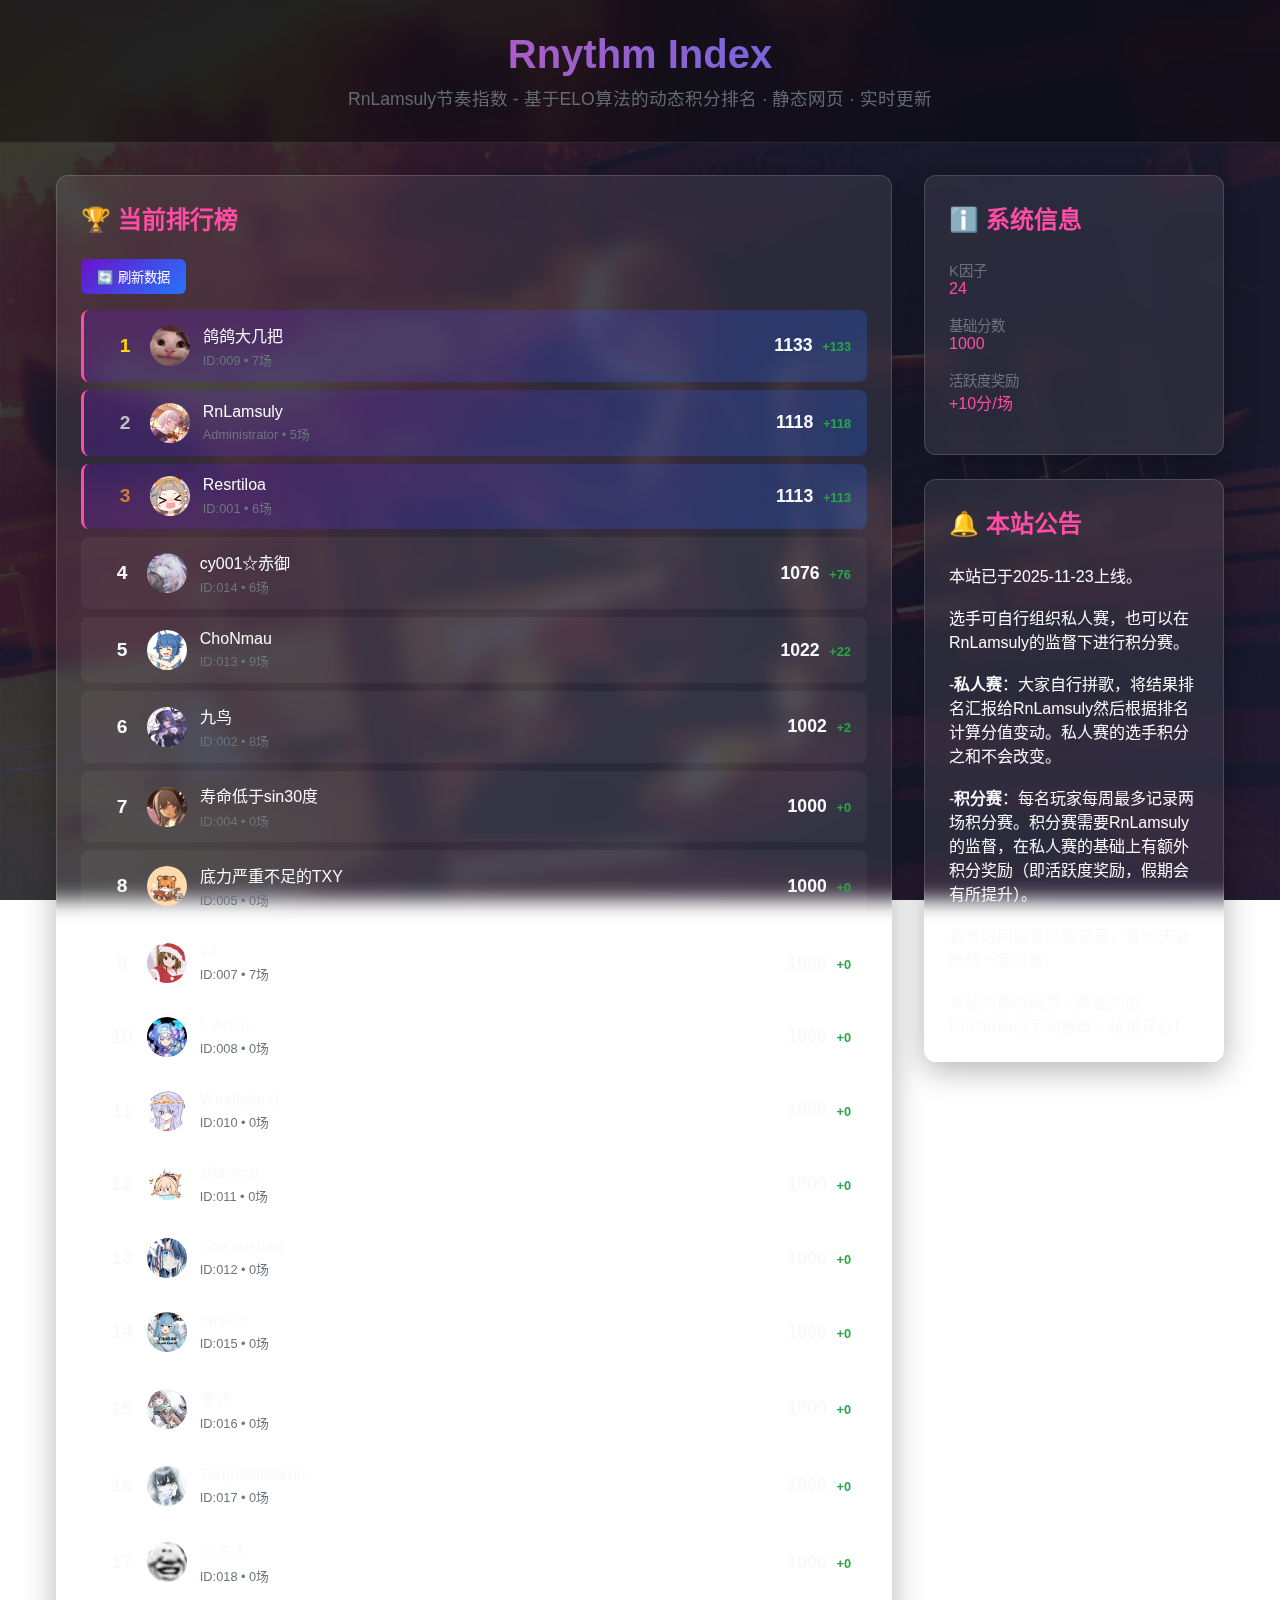
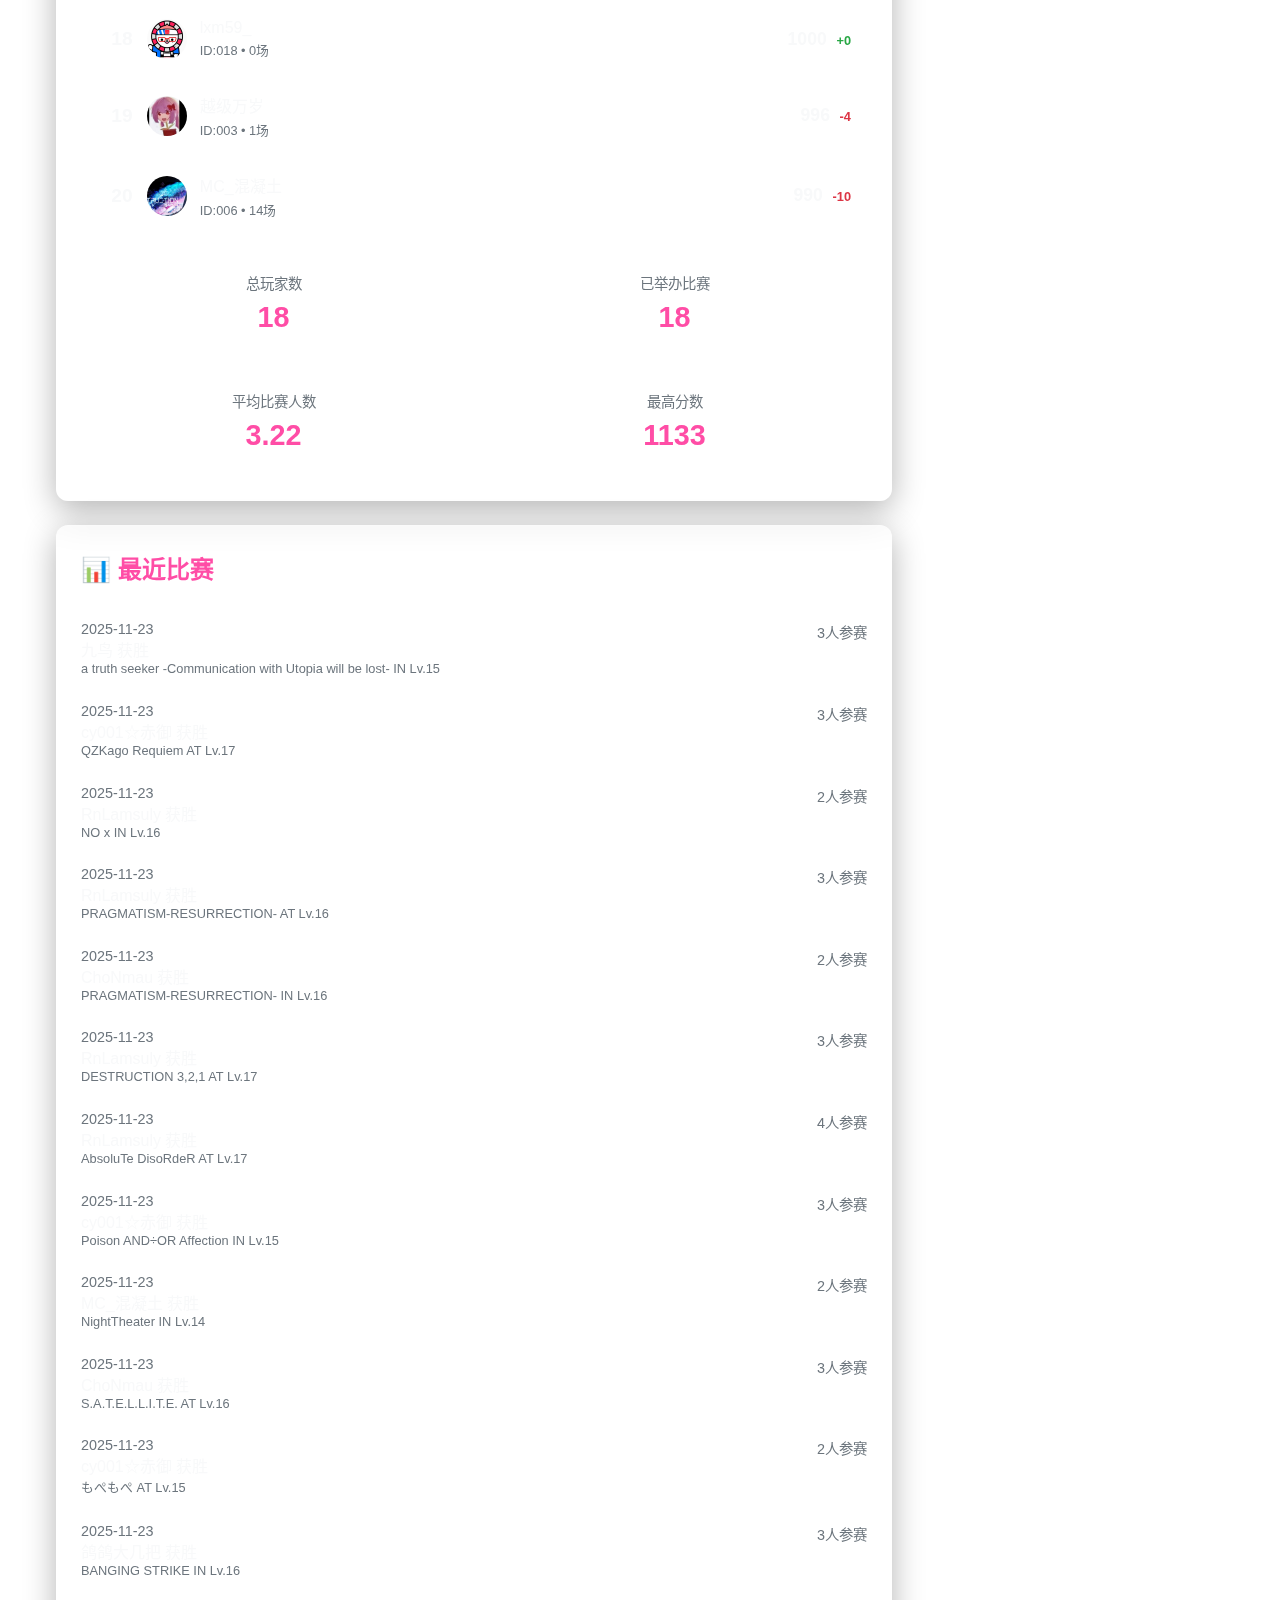
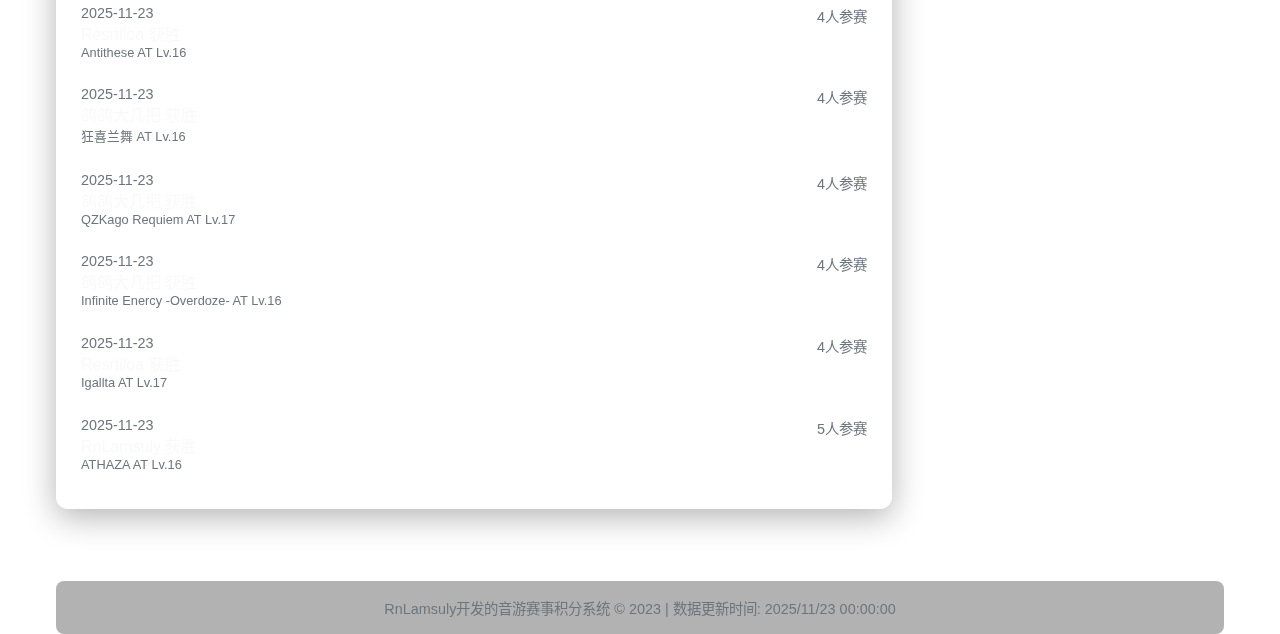
<file: index.html>
<!DOCTYPE html>
<html lang="zh-CN">
<head>
    <meta charset="UTF-8">
    <meta name="viewport" content="width=device-width, initial-scale=1.0">
    <title>Rnythm Index | RnLamsuly 节奏指数</title>
    <link rel="stylesheet" href="assets/css/style.css">
    <link rel="icon" href="data:image/svg+xml,<svg xmlns='http://www.w3.org/2000/svg' viewBox='0 0 100 100'><text y='.9em' font-size='90'>🎮</text></svg>">
</head>
<body>
    <div class="background-overlay"></div>
    
    <header>
        <div class="container">
            <h1>Rnythm Index</h1>
            <p class="subtitle">RnLamsuly节奏指数 - 基于ELO算法的动态积分排名 · 静态网页 · 实时更新</p>
        </div>
    </header>
    
    <div class="container">
        <div class="dashboard">
            <div class="main-content">
                <div class="card">
                    <h2>🏆 当前排行榜</h2>
                    <button class="refresh-btn" onclick="app.loadData()">🔄 刷新数据</button>
                    <div id="leaderboard" class="leaderboard">
                        <div class="loading">加载中...</div>
                    </div>
                    
                    <div class="stats-grid" id="statsGrid">
                        <div class="loading">加载统计信息...</div>
                    </div>
                </div>
                
                <div class="card">
                    <h2>📊 最近比赛</h2>
                    <div id="recentMatches" class="recent-matches">
                        <div class="loading">加载中...</div>
                    </div>
                </div>
            </div>
            
            <div class="sidebar">
                <div class="card">
                    <h2>ℹ️ 系统信息</h2>
                    <div id="systemInfo">
                        <div class="loading">加载中...</div>
                    </div>
                </div>
                
                <div class="card">
                    <h2>🔔 本站公告</h2>
                    <div>
                        <div>
                            <p>本站已于2025-11-23上线。</p>
                            <br>
                            <p>选手可自行组织私人赛，也可以在RnLamsuly的监督下进行积分赛。</p>
                            <br>
                            <p>-<b>私人赛</b>：大家自行拼歌，将结果排名汇报给RnLamsuly然后根据排名计算分值变动。私人赛的选手积分之和不会改变。</p>
                            <br>
                            <p>-<b>积分赛</b>：每名玩家每周最多记录两场积分赛。积分赛需要RnLamsuly的监督，在私人赛的基础上有额外积分奖励（即活跃度奖励，假期会有所提升）。</p>
                            <br>
                            <p>若长时间没有比赛记录，每30天会降低一定分数。</p>
                            <br>
                            <p>本站为静态网页，数据均由RnLamsuly手动修改。玩得开心！</p>
                        </div>
                    </div>
                </div>
            </div>
        </div>
        
        <footer>
            <p>RnLamsuly开发的音游赛事积分系统 &copy; 2023 | 数据更新时间: <span id="lastUpdated">-</span></p>
        </footer>
    </div>

    <script src="js/app.js"></script>
    <script>
        // 页面加载完成后初始化
        document.addEventListener('DOMContentLoaded', function() {
            app.init();
        });
    </script>
</body>
</html>
</file>
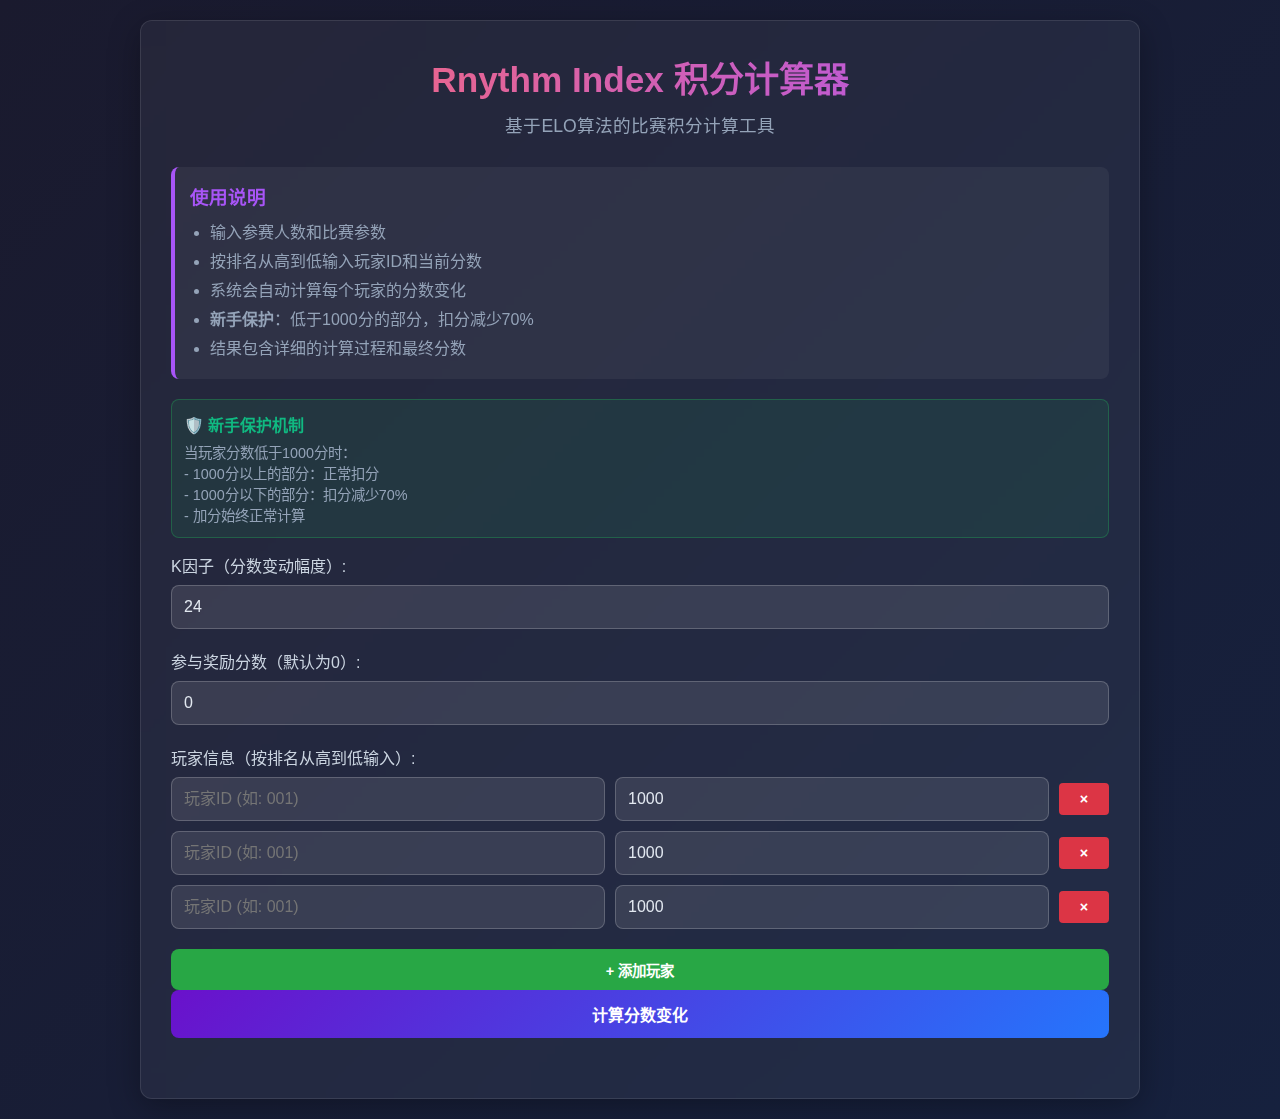
<file: calc.html>
<!DOCTYPE html>
<html lang="zh-CN">
<head>
    <meta charset="UTF-8">
    <meta name="viewport" content="width=device-width, initial-scale=1.0">
    <title>Rnythm Index - 积分计算器</title>
    <link rel="icon" href="data:image/svg+xml,<svg xmlns='http://www.w3.org/2000/svg' viewBox='0 0 100 100'><text y='.9em' font-size='90'>🎮</text></svg>">
    <style>
        /* 保持原有的CSS样式不变 */
        * {
            margin: 0;
            padding: 0;
            box-sizing: border-box;
            font-family: 'Segoe UI', Tahoma, Geneva, Verdana, sans-serif;
        }
        
        body {
            background: linear-gradient(135deg, #1a1a2e 0%, #16213e 100%);
            color: #e2e8f0;
            min-height: 100vh;
            padding: 20px;
        }
        
        .container {
            max-width: 1000px;
            margin: 0 auto;
            background: rgba(255, 255, 255, 0.05);
            border-radius: 12px;
            padding: 30px;
            box-shadow: 0 8px 32px rgba(0, 0, 0, 0.3);
            backdrop-filter: blur(10px);
            border: 1px solid rgba(255, 255, 255, 0.1);
        }
        
        h1 {
            text-align: center;
            margin-bottom: 10px;
            background: linear-gradient(to right, #ff6b6b, #a855f7);
            -webkit-background-clip: text;
            background-clip: text;
            color: transparent;
            font-size: 2.2rem;
        }
        
        .subtitle {
            text-align: center;
            color: #94a3b8;
            margin-bottom: 30px;
            font-size: 1.1rem;
        }
        
        .input-section {
            margin-bottom: 30px;
        }
        
        .form-group {
            margin-bottom: 20px;
        }
        
        label {
            display: block;
            margin-bottom: 8px;
            color: #cbd5e1;
            font-weight: 500;
        }
        
        input, select, button {
            width: 100%;
            padding: 12px;
            border-radius: 8px;
            border: 1px solid rgba(255, 255, 255, 0.2);
            background: rgba(255, 255, 255, 0.1);
            color: #e2e8f0;
            font-size: 1rem;
        }
        
        input:focus, select:focus {
            outline: none;
            border-color: #a855f7;
            box-shadow: 0 0 0 2px rgba(168, 85, 247, 0.2);
        }
        
        button {
            background: linear-gradient(135deg, #6a11cb 0%, #2575fc 100%);
            color: white;
            border: none;
            cursor: pointer;
            font-weight: 600;
            transition: all 0.3s ease;
        }
        
        button:hover {
            transform: translateY(-2px);
            box-shadow: 0 5px 15px rgba(106, 17, 203, 0.4);
        }
        
        .players-input {
            margin-top: 20px;
        }
        
        .player-row {
            display: grid;
            grid-template-columns: 1fr 1fr 50px;
            gap: 10px;
            margin-bottom: 10px;
            align-items: center;
        }
        
        .player-row input {
            margin-bottom: 0;
        }
        
        .remove-btn {
            background: #dc3545;
            color: white;
            border: none;
            border-radius: 4px;
            padding: 8px;
            cursor: pointer;
            font-size: 0.9rem;
        }
        
        .remove-btn:hover {
            background: #c82333;
        }
        
        .add-btn {
            background: #28a745;
            color: white;
            border: none;
            border-radius: 8px;
            padding: 10px;
            cursor: pointer;
            margin-top: 10px;
            font-size: 0.9rem;
        }
        
        .add-btn:hover {
            background: #218838;
        }
        
        .results-section {
            margin-top: 30px;
            display: none;
        }
        
        .results-grid {
            display: grid;
            grid-template-columns: 1fr 1fr;
            gap: 20px;
            margin-bottom: 20px;
        }
        
        @media (max-width: 768px) {
            .results-grid {
                grid-template-columns: 1fr;
            }
        }
        
        .card {
            background: rgba(255, 255, 255, 0.05);
            border-radius: 8px;
            padding: 20px;
            border: 1px solid rgba(255, 255, 255, 0.1);
        }
        
        .card h3 {
            color: #a855f7;
            margin-bottom: 15px;
            font-size: 1.2rem;
        }
        
        .calculation-details {
            max-height: 300px;
            overflow-y: auto;
        }
        
        .calculation-item {
            background: rgba(255, 255, 255, 0.03);
            padding: 12px;
            border-radius: 6px;
            margin-bottom: 10px;
            border-left: 3px solid #a855f7;
        }
        
        .final-scores {
            font-size: 1.1rem;
        }
        
        .score-item {
            display: flex;
            justify-content: space-between;
            padding: 8px 0;
            border-bottom: 1px solid rgba(255, 255, 255, 0.1);
        }
        
        .score-change {
            font-weight: bold;
        }
        
        .positive {
            color: #10b981;
        }
        
        .negative {
            color: #ef4444;
        }
        
        .instructions {
            background: rgba(255, 255, 255, 0.05);
            padding: 15px;
            border-radius: 8px;
            margin-bottom: 20px;
            border-left: 4px solid #a855f7;
        }
        
        .instructions h3 {
            color: #a855f7;
            margin-bottom: 10px;
        }
        
        .instructions ul {
            padding-left: 20px;
        }
        
        .instructions li {
            margin-bottom: 5px;
            color: #94a3b8;
        }
        
        .protection-badge {
            display: inline-block;
            background: rgba(34, 197, 94, 0.2);
            color: #10b981;
            padding: 2px 8px;
            border-radius: 12px;
            font-size: 0.8rem;
            margin-left: 8px;
            border: 1px solid rgba(34, 197, 94, 0.3);
        }
        
        .protection-info {
            background: rgba(34, 197, 94, 0.1);
            border: 1px solid rgba(34, 197, 94, 0.3);
            border-radius: 8px;
            padding: 12px;
            margin-bottom: 15px;
        }
        
        .protection-info h4 {
            color: #10b981;
            margin-bottom: 5px;
            display: flex;
            align-items: center;
            gap: 8px;
        }
        
        .protection-info p {
            color: #94a3b8;
            font-size: 0.9rem;
            margin: 0;
        }
        
        .debug-info {
            background: rgba(255, 193, 7, 0.1);
            border: 1px solid rgba(255, 193, 7, 0.3);
            border-radius: 6px;
            padding: 8px;
            margin-top: 5px;
            font-size: 0.8rem;
            color: #ffc107;
        }
    </style>
</head>
<body>
    <div class="container">
        <h1>Rnythm Index 积分计算器</h1>
        <p class="subtitle">基于ELO算法的比赛积分计算工具</p>
        
        <div class="instructions">
            <h3>使用说明</h3>
            <ul>
                <li>输入参赛人数和比赛参数</li>
                <li>按排名从高到低输入玩家ID和当前分数</li>
                <li>系统会自动计算每个玩家的分数变化</li>
                <li><strong>新手保护</strong>：低于1000分的部分，扣分减少70%</li>
                <li>结果包含详细的计算过程和最终分数</li>
            </ul>
        </div>
        
        <div class="protection-info">
            <h4>🛡️ 新手保护机制</h4>
            <p>当玩家分数低于1000分时：<br>
               - 1000分以上的部分：正常扣分<br>
               - 1000分以下的部分：扣分减少70%<br>
               - 加分始终正常计算</p>
        </div>
        
        <div class="input-section">
            <div class="form-group">
                <label for="kFactor">K因子（分数变动幅度）:</label>
                <input type="number" id="kFactor" value="24" min="1" max="100">
            </div>
            
            <div class="form-group">
                <label for="participationBonus">参与奖励分数（默认为0）:</label>
                <input type="number" id="participationBonus" value="0" min="0" max="10">
            </div>
            
            <div class="players-input">
                <label>玩家信息（按排名从高到低输入）:</label>
                <div id="playersContainer">
                    <!-- 玩家输入行将通过JavaScript动态生成 -->
                </div>
                <button type="button" class="add-btn" onclick="addPlayerRow()">+ 添加玩家</button>
            </div>
            
            <button type="button" onclick="calculateScores()">计算分数变化</button>
        </div>
        
        <div id="resultsSection" class="results-section">
            <h2 style="text-align: center; margin-bottom: 20px; color: #a855f7;">计算结果</h2>
            
            <div class="results-grid">
                <div class="card">
                    <h3>📊 详细计算过程</h3>
                    <div id="calculationDetails" class="calculation-details">
                        <!-- 计算详情将通过JavaScript动态生成 -->
                    </div>
                </div>
                
                <div class="card">
                    <h3>🏆 最终分数（按ID排序）</h3>
                    <div id="finalScores" class="final-scores">
                        <!-- 最终分数将通过JavaScript动态生成 -->
                    </div>
                </div>
            </div>
            
            <button type="button" onclick="resetCalculator()" style="background: #6c757d; margin-top: 20px;">重新计算</button>
        </div>
    </div>

    <script>
        let playerCount = 0;
        
        // 初始化玩家输入行
        function initPlayerRows() {
            const container = document.getElementById('playersContainer');
            container.innerHTML = '';
            playerCount = 0;
            
            // 初始添加3个空白玩家输入行
            for (let i = 0; i < 3; i++) {
                addPlayerRow();
            }
        }
        
        // 添加玩家输入行
        function addPlayerRow() {
            const container = document.getElementById('playersContainer');
            playerCount++;
            
            const playerRow = document.createElement('div');
            playerRow.className = 'player-row';
            playerRow.innerHTML = `
                <input type="text" placeholder="玩家ID (如: 001)" id="playerId_${playerCount}">
                <input type="number" placeholder="当前分数" id="playerScore_${playerCount}" value="1000">
                <button type="button" class="remove-btn" onclick="removePlayerRow(this)">×</button>
            `;
            
            container.appendChild(playerRow);
        }
        
        // 移除玩家输入行
        function removePlayerRow(button) {
            const row = button.parentElement;
            row.remove();
            playerCount--;
        }
        
        // 计算预期胜率
        function calculateExpectedScore(playerScore, opponentScore) {
            return 1.0 / (1.0 + Math.pow(10.0, (opponentScore - playerScore) / 400.0));
        }
        
        // 应用新手保护机制 - 修正版本：只保护低于1000分的部分
        function applyNewbieProtection(oldScore, calculatedChange) {
            const BASE_SCORE = 1000;
            const PROTECTION_RATE = 0.3; // 30%的扣分（减少70%）
    
            // 如果是加分，不应用保护
            if (calculatedChange >= 0) {
                return {
                    finalChange: calculatedChange,
                    protectionApplied: false,
                    originalChange: calculatedChange,
                    reduction: 0,
                    aboveBaseAmount: 0,
                    belowBaseAmount: 0
                };
            }
    
    // 计算新分数
            const newScore = oldScore + calculatedChange;
    
    // 如果新分数 >= 1000，说明没有触及1000分以下的部分，不应用保护
            if (newScore >= BASE_SCORE) {
                return {
                    finalChange: calculatedChange,
                    protectionApplied: false,
                    originalChange: calculatedChange,
                    reduction: 0,
                    aboveBaseAmount: calculatedChange,
                    belowBaseAmount: 0
                };
            }
    
            // 计算各部分扣分
            const aboveBaseAmount = BASE_SCORE - oldScore; // 1000分以上部分的扣分
            const belowBaseAmount = newScore - BASE_SCORE; // 1000分以下部分的扣分（负数）
    
            // 保护计算：1000分以上正常扣分，1000分以下减少70%
            const protectedBelowAmount = Math.round(belowBaseAmount * PROTECTION_RATE);
            const finalChange = aboveBaseAmount + protectedBelowAmount;
    
            console.log(`保护计算: 原分数=${oldScore}, 原变化=${calculatedChange}`);
            console.log(`1000分以上扣分: ${aboveBaseAmount}, 1000分以下扣分: ${belowBaseAmount}`);
            console.log(`保护后1000分以下扣分: ${protectedBelowAmount}, 最终变化: ${finalChange}`);
    
           return {
                finalChange: finalChange,
                protectionApplied: true,
                originalChange: calculatedChange,
                reduction: calculatedChange - finalChange,
                aboveBaseAmount: aboveBaseAmount,
                belowBaseAmount: belowBaseAmount,
               protectedBelowAmount: protectedBelowAmount
            };
        }
        
        // 计算分数变化
        function calculateScores() {
            const kFactor = parseInt(document.getElementById('kFactor').value);
            const participationBonus = parseInt(document.getElementById('participationBonus').value);
            
            // 收集玩家数据
            const players = [];
            const playerInputs = document.querySelectorAll('.player-row');
            
            for (let i = 0; i < playerInputs.length; i++) {
                const row = playerInputs[i];
                const id = row.querySelector('input[type="text"]').value;
                const score = parseInt(row.querySelector('input[type="number"]').value);
                
                if (id && !isNaN(score)) {
                    players.push({ id, score, rank: i });
                }
            }
            
            if (players.length < 2) {
                alert('请至少输入2名玩家的信息！');
                return;
            }
            
            const n = players.length;
            const scoreChanges = {};
            const protectionInfo = {};
            const calculationDetails = [];
            
            // 计算每个玩家的分数变化
            for (let i = 0; i < n; i++) {
                const player = players[i];
                const actualScore = n - player.rank - 1;
                
                let expectedScore = 0.0;
                for (let j = 0; j < n; j++) {
                    if (j !== i) {
                        expectedScore += calculateExpectedScore(player.score, players[j].score);
                    }
                }
                
                // 计算基础分数变化
                const baseScoreChange = Math.round(kFactor * (actualScore - expectedScore));
                
                // 应用新手保护机制
                const protectionResult = applyNewbieProtection(player.score, baseScoreChange);
                
                scoreChanges[player.id] = protectionResult.finalChange;
                protectionInfo[player.id] = protectionResult;
                
                calculationDetails.push({
                    id: player.id,
                    oldScore: player.score,
                    rank: player.rank + 1,
                    actualScore,
                    expectedScore,
                    baseScoreChange,
                    finalScoreChange: protectionResult.finalChange,
                    protectionApplied: protectionResult.protectionApplied,
                    originalChange: protectionResult.originalChange,
                    reduction: protectionResult.reduction,
                    protectedAmount: protectionResult.protectedAmount,
                    normalAmount: protectionResult.normalAmount,
                    belowBase: protectionResult.belowBase,
                    protectedRatio: protectionResult.protectedRatio
                });
            }
            
            // 显示结果
            displayResults(players, scoreChanges, protectionInfo, calculationDetails, participationBonus);
        }
        
        // 显示计算结果
        function displayResults(players, scoreChanges, protectionInfo, calculationDetails, participationBonus) {
            const resultsSection = document.getElementById('resultsSection');
            const calculationDetailsDiv = document.getElementById('calculationDetails');
            const finalScoresDiv = document.getElementById('finalScores');
            
            // 显示计算详情
            calculationDetailsDiv.innerHTML = '';
            calculationDetails.forEach(detail => {
                const detailDiv = document.createElement('div');
                detailDiv.className = 'calculation-item';
                
                let protectionText = '';
                if (detail.protectionApplied) {
                    protectionText = `
                        <div class="debug-info">
                            🛡️ 分段保护生效！<br>
                        </div>
                    `;
                }
                
                detailDiv.innerHTML = `
                    <strong>${detail.id}</strong> (原分数:${detail.oldScore}, 排名:${detail.rank}):<br>
                    实际得分: ${detail.actualScore}, 预期得分: ${detail.expectedScore.toFixed(2)}<br>
                    基础变化: ${detail.baseScoreChange >= 0 ? '+' : ''}${detail.baseScoreChange}<br>
                    最终变化: <span class="score-change ${detail.finalScoreChange >= 0 ? 'positive' : 'negative'}">${detail.finalScoreChange >= 0 ? '+' : ''}${detail.finalScoreChange}</span>
                    ${protectionText}
                `;
                calculationDetailsDiv.appendChild(detailDiv);
            });
            
            // 显示最终分数（按ID排序）
            const sortedPlayers = [...players].sort((a, b) => a.id.localeCompare(b.id));
            finalScoresDiv.innerHTML = '';
            
            sortedPlayers.forEach(player => {
                const oldScore = player.score;
                const change = scoreChanges[player.id];
                const protection = protectionInfo[player.id];
                const newScore = oldScore + change + participationBonus;
                
                const scoreDiv = document.createElement('div');
                scoreDiv.className = 'score-item';
                
                let protectionBadge = '';
                if (protection.protectionApplied) {
                    protectionBadge = '<span class="protection-badge">🛡️ 分段保护</span>';
                }
                
                scoreDiv.innerHTML = `
                    <span>${player.id} ${protectionBadge}</span>
                    <span>
                        ${oldScore} → <strong>${newScore}</strong>
                        <span class="score-change ${change >= 0 ? 'positive' : 'negative'}">
                            (${change >= 0 ? '+' : ''}${change} + ${participationBonus})
                        </span>
                    </span>
                `;
                finalScoresDiv.appendChild(scoreDiv);
            });
            
            // 显示结果区域
            resultsSection.style.display = 'block';
            resultsSection.scrollIntoView({ behavior: 'smooth' });
        }
        
        // 重置计算器
        function resetCalculator() {
            document.getElementById('kFactor').value = 24;
            document.getElementById('participationBonus').value = 0;
            initPlayerRows();
            document.getElementById('resultsSection').style.display = 'none';
        }
        
        // 页面加载时初始化
        document.addEventListener('DOMContentLoaded', initPlayerRows);
    </script>
</body>
</html>
</file>
<file: assets/css/style.css>
:root {
    --primary: #6a11cb;
    --secondary: #2575fc;
    --accent: #ff4da6;
    --light: #f8f9fa;
    --dark: #212529;
    --success: #28a745;
    --warning: #ffc107;
    --danger: #dc3545;
    --gray: #6c757d;
}

* {
    margin: 0;
    padding: 0;
    box-sizing: border-box;
    font-family: 'Segoe UI', Tahoma, Geneva, Verdana, sans-serif;
}

body {
    /* 背景图片设置 - 取消注释并替换为你的图片路径 */
    background-image: url('../images/background.jpg');
    background: linear-gradient(135deg, #1a1a2e 0%, #16213e 100%), url('../images/background.jpg');
    background-size: cover;
    background-position: center;
    background-attachment: fixed;
    background-blend-mode: overlay;
    color: var(--light);
    min-height: 100vh;
    position: relative;
}

.background-overlay {
    position: fixed;
    top: 0;
    left: 0;
    right: 0;
    bottom: 0;
    background: rgba(26, 26, 46, 0.85);
    z-index: -1;
}

.container {
    max-width: 1200px;
    margin: 0 auto;
    padding: 0 1rem;
}

header {
    text-align: center;
    padding: 2rem 0;
    background: rgba(0, 0, 0, 0.4);
    border-bottom: 1px solid rgba(255, 255, 255, 0.1);
    margin-bottom: 2rem;
    backdrop-filter: blur(10px);
}

h1 {
    font-size: 2.5rem;
    margin-bottom: 0.5rem;
    background: linear-gradient(to right, var(--accent), var(--secondary));
    -webkit-background-clip: text;
    background-clip: text;
    color: transparent;
}

.subtitle {
    color: var(--gray);
    font-size: 1.1rem;
    opacity: 0.9;
}

.dashboard {
    display: grid;
    grid-template-columns: 1fr 300px;
    gap: 2rem;
    margin-bottom: 2rem;
}

@media (max-width: 768px) {
    .dashboard {
        grid-template-columns: 1fr;
    }
}

.card {
    background: rgba(255, 255, 255, 0.08);
    border-radius: 12px;
    padding: 1.5rem;
    box-shadow: 0 8px 32px rgba(0, 0, 0, 0.3);
    backdrop-filter: blur(10px);
    border: 1px solid rgba(255, 255, 255, 0.15);
    margin-bottom: 1.5rem;
}

.card h2 {
    margin-bottom: 1.5rem;
    color: var(--accent);
    font-size: 1.5rem;
}

.leaderboard {
    margin-bottom: 1.5rem;
}

.player-row {
    display: grid;
    grid-template-columns: 50px 1fr 100px;
    align-items: center;
    padding: 0.8rem 1rem;
    border-radius: 8px;
    margin-bottom: 0.5rem;
    transition: all 0.3s ease;
    background: rgba(255, 255, 255, 0.05);
}

.player-row:hover {
    background: rgba(255, 255, 255, 0.12);
    transform: translateY(-2px);
}

.player-row.top-3 {
    background: linear-gradient(135deg, rgba(106, 17, 203, 0.25), rgba(37, 117, 252, 0.25));
    border-left: 3px solid var(--accent);
}

.rank {
    font-weight: bold;
    font-size: 1.2rem;
    text-align: center;
}

.rank-1 { color: gold; }
.rank-2 { color: silver; }
.rank-3 { color: #cd7f32; }

.player-info {
    display: flex;
    align-items: center;
    gap: 0.8rem;
}

.avatar-container {
    position: relative;
    width: 40px;
    height: 40px;
}

.avatar-img {
    width: 100%;
    height: 100%;
    border-radius: 50%;
    object-fit: cover;
}

.avatar {
    width: 40px;
    height: 40px;
    border-radius: 50%;
    background: linear-gradient(135deg, var(--primary), var(--secondary));
    display: flex;
    align-items: center;
    justify-content: center;
    font-weight: bold;
    color: white;
}

.player-name {
    font-weight: 500;
}

.player-id {
    font-size: 0.8rem;
    color: var(--gray);
    margin-top: 0.2rem;
}

.player-score {
    text-align: right;
    font-weight: bold;
    font-size: 1.1rem;
}

.score-change {
    font-size: 0.8rem;
    margin-left: 0.3rem;
}

.positive { color: var(--success); }
.negative { color: var(--danger); }

.stats-grid {
    display: grid;
    grid-template-columns: 1fr 1fr;
    gap: 1rem;
}

.stat-card {
    background: rgba(255, 255, 255, 0.07);
    border-radius: 8px;
    padding: 1rem;
    text-align: center;
}

.stat-value {
    font-size: 1.8rem;
    font-weight: bold;
    margin: 0.5rem 0;
    color: var(--accent);
}

.stat-label {
    font-size: 0.9rem;
    color: var(--gray);
}

.recent-matches {
    margin-top: 1rem;
}

.match-item {
    display: flex;
    justify-content: space-between;
    padding: 0.8rem 0;
    border-bottom: 1px solid rgba(255, 255, 255, 0.08);
}

.match-item:last-child {
    border-bottom: none;
}

.loading {
    text-align: center;
    padding: 2rem;
    color: var(--gray);
}

.error {
    text-align: center;
    padding: 2rem;
    color: var(--danger);
}

.refresh-btn {
    background: linear-gradient(135deg, var(--primary), var(--secondary));
    color: white;
    border: none;
    padding: 0.5rem 1rem;
    border-radius: 6px;
    cursor: pointer;
    margin-bottom: 1rem;
    transition: all 0.3s ease;
}

.refresh-btn:hover {
    transform: translateY(-2px);
    box-shadow: 0 5px 15px rgba(106, 17, 203, 0.4);
}

footer {
    text-align: center;
    margin-top: 3rem;
    color: var(--gray);
    font-size: 0.9rem;
    padding: 1rem;
    background: rgba(0, 0, 0, 0.3);
    border-radius: 8px;
    backdrop-filter: blur(10px);
}

/* 权限颜色样式 */
.player-name.permission-1 {
    color: #ff6b6b !important; /* 管理员红色 */
    font-weight: bold;
}

.player-name.permission-2 {
    color: #a855f7 !important; /* 操作员紫色 */
    font-weight: 600;
}

.player-name.permission-3 {
    color: #e2e8f0 !important; /* 用户白色 */
}
</file>
